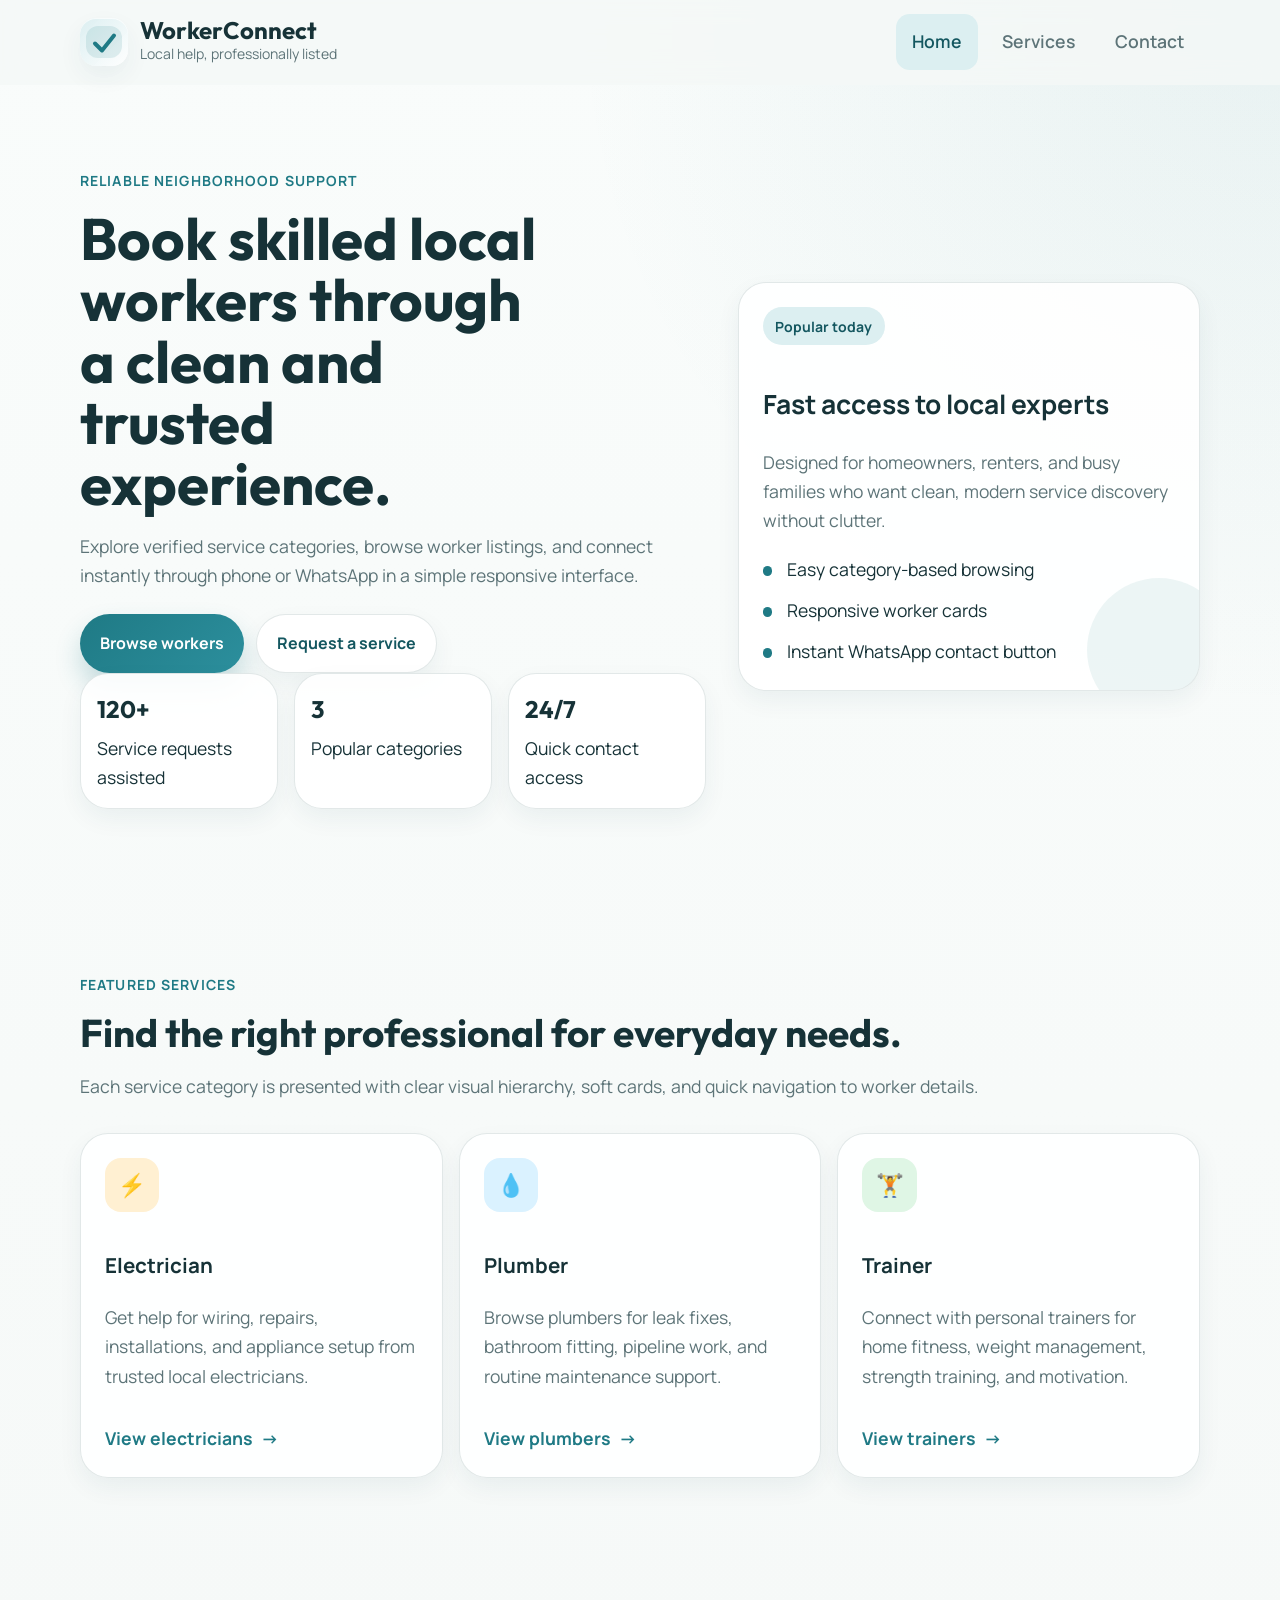
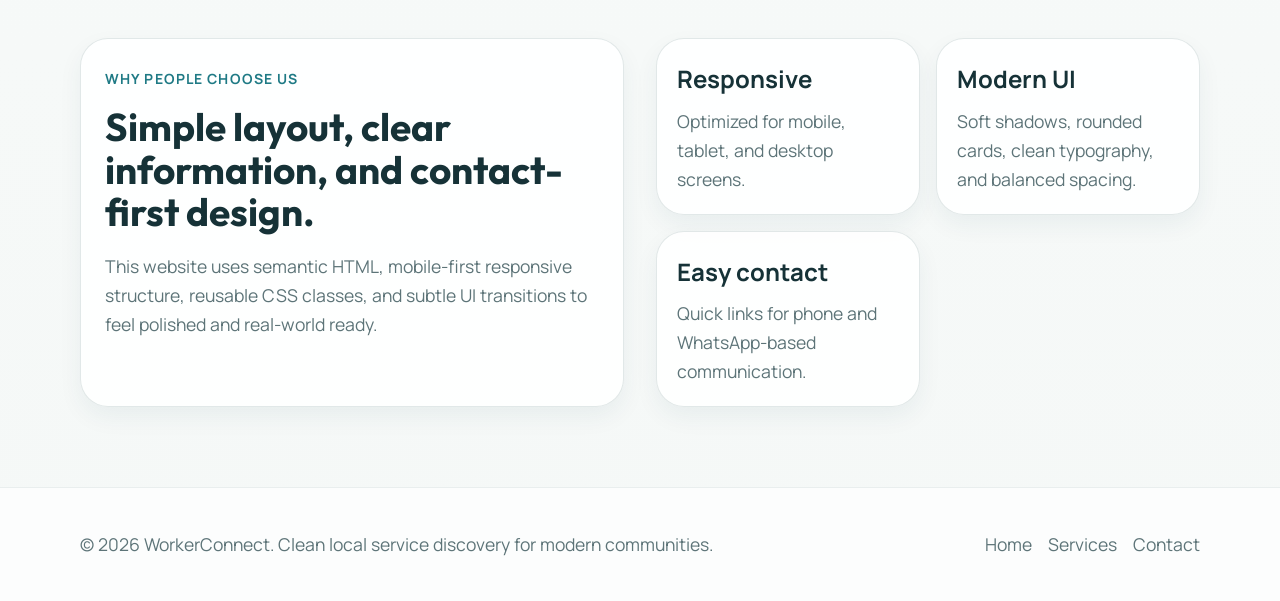
<file: index.html>
<!DOCTYPE html>
<html lang="en">
<head>
  <meta charset="UTF-8" />
  <meta name="viewport" content="width=device-width, initial-scale=1.0" />
  <title>WorkerConnect | Trusted Local Services</title>
  <meta name="description" content="Find trusted electricians, plumbers, and trainers through a clean, responsive local services website." />
  <link rel="preconnect" href="https://fonts.googleapis.com" />
  <link rel="preconnect" href="https://fonts.gstatic.com" crossorigin />
  <link href="https://fonts.googleapis.com/css2?family=Outfit:wght@400;500;600;700&family=Manrope:wght@400;500;600;700&display=swap" rel="stylesheet" />
  <link rel="stylesheet" href="styles.css" />
  <script src="script.js" defer></script>
</head>
<body data-page="home">
  <a class="skip-link" href="#main-content">Skip to content</a>

  <header class="site-header">
    <div class="container header-inner">
      <a class="brand" href="index.html" aria-label="WorkerConnect home">
        <span class="brand-mark" aria-hidden="true">
          <svg viewBox="0 0 48 48" role="img" aria-label="WorkerConnect logo">
            <rect x="6" y="8" width="36" height="32" rx="12" fill="currentColor" opacity="0.12"></rect>
            <path d="M15 25.5L22 32.5L34 17.5" fill="none" stroke="currentColor" stroke-width="4" stroke-linecap="round" stroke-linejoin="round"></path>
          </svg>
        </span>
        <span>
          <strong>WorkerConnect</strong>
          <small>Local help, professionally listed</small>
        </span>
      </a>

      <button class="menu-toggle" type="button" aria-expanded="false" aria-controls="site-nav" aria-label="Open navigation" data-menu-toggle>
        <span></span>
        <span></span>
        <span></span>
      </button>

      <nav class="site-nav" id="site-nav" aria-label="Main navigation" data-nav>
        <a href="index.html" class="is-active">Home</a>
        <a href="service.html">Services</a>
        <a href="contact.html">Contact</a>
      </nav>
    </div>
  </header>

  <main id="main-content">
    <section class="hero section">
      <div class="container hero-grid reveal-on-load">
        <div class="hero-copy">
          <span class="eyebrow">Reliable neighborhood support</span>
          <h1>Book skilled local workers through a clean and trusted experience.</h1>
          <p>Explore verified service categories, browse worker listings, and connect instantly through phone or WhatsApp in a simple responsive interface.</p>
          <div class="hero-actions">
            <a class="btn btn-primary" href="service.html">Browse workers</a>
            <a class="btn btn-secondary" href="contact.html">Request a service</a>
          </div>
          <div class="hero-stats" role="list" aria-label="Quick highlights">
            <article class="stat-card" role="listitem">
              <strong>120+</strong>
              <span>Service requests assisted</span>
            </article>
            <article class="stat-card" role="listitem">
              <strong>3</strong>
              <span>Popular categories</span>
            </article>
            <article class="stat-card" role="listitem">
              <strong>24/7</strong>
              <span>Quick contact access</span>
            </article>
          </div>
        </div>

        <div class="hero-panel">
          <div class="hero-card card floating-card">
            <span class="tag">Popular today</span>
            <h2>Fast access to local experts</h2>
            <p>Designed for homeowners, renters, and busy families who want clean, modern service discovery without clutter.</p>
            <ul class="feature-list" role="list">
              <li>Easy category-based browsing</li>
              <li>Responsive worker cards</li>
              <li>Instant WhatsApp contact button</li>
            </ul>
          </div>
        </div>
      </div>
    </section>

    <section class="section services-preview">
      <div class="container section-heading reveal-on-scroll">
        <span class="eyebrow">Featured services</span>
        <h2>Find the right professional for everyday needs.</h2>
        <p>Each service category is presented with clear visual hierarchy, soft cards, and quick navigation to worker details.</p>
      </div>

      <div class="container service-grid">
        <article class="service-card card reveal-on-scroll">
          <div class="service-icon electrician-icon" aria-hidden="true">⚡</div>
          <h3>Electrician</h3>
          <p>Get help for wiring, repairs, installations, and appliance setup from trusted local electricians.</p>
          <a href="service.html#electrician" class="text-link">View electricians</a>
        </article>

        <article class="service-card card reveal-on-scroll">
          <div class="service-icon plumber-icon" aria-hidden="true">💧</div>
          <h3>Plumber</h3>
          <p>Browse plumbers for leak fixes, bathroom fitting, pipeline work, and routine maintenance support.</p>
          <a href="service.html#plumber" class="text-link">View plumbers</a>
        </article>

        <article class="service-card card reveal-on-scroll">
          <div class="service-icon trainer-icon" aria-hidden="true">🏋️</div>
          <h3>Trainer</h3>
          <p>Connect with personal trainers for home fitness, weight management, strength training, and motivation.</p>
          <a href="service.html#trainer" class="text-link">View trainers</a>
        </article>
      </div>
    </section>

    <section class="section spotlight-section">
      <div class="container spotlight-grid">
        <article class="spotlight-card card reveal-on-scroll">
          <span class="eyebrow">Why people choose us</span>
          <h2>Simple layout, clear information, and contact-first design.</h2>
          <p>This website uses semantic HTML, mobile-first responsive structure, reusable CSS classes, and subtle UI transitions to feel polished and real-world ready.</p>
        </article>
        <article class="highlight-panel reveal-on-scroll">
          <div class="highlight-item card">
            <strong>Responsive</strong>
            <span>Optimized for mobile, tablet, and desktop screens.</span>
          </div>
          <div class="highlight-item card">
            <strong>Modern UI</strong>
            <span>Soft shadows, rounded cards, clean typography, and balanced spacing.</span>
          </div>
          <div class="highlight-item card">
            <strong>Easy contact</strong>
            <span>Quick links for phone and WhatsApp-based communication.</span>
          </div>
        </article>
      </div>
    </section>
  </main>

  <footer class="site-footer">
    <div class="container footer-inner">
      <p>© 2026 WorkerConnect. Clean local service discovery for modern communities.</p>
      <nav aria-label="Footer navigation">
        <a href="index.html">Home</a>
        <a href="service.html">Services</a>
        <a href="contact.html">Contact</a>
      </nav>
    </div>
  </footer>
</body>
</html>
</file>
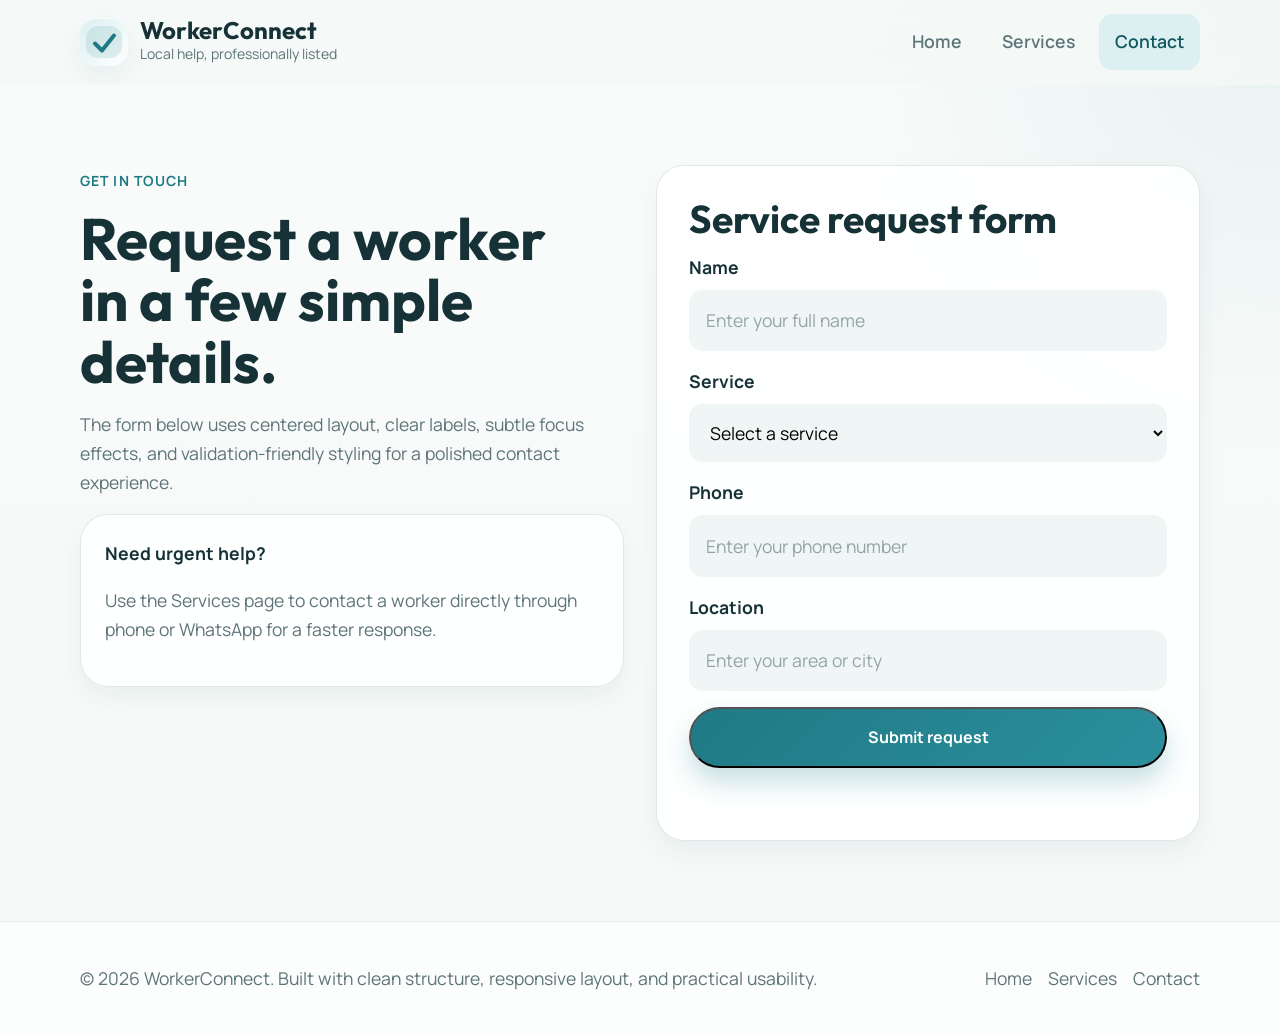
<file: contact.html>
<!DOCTYPE html>
<html lang="en">
<head>
  <meta charset="UTF-8" />
  <meta name="viewport" content="width=device-width, initial-scale=1.0" />
  <title>WorkerConnect | Contact</title>
  <meta name="description" content="Submit a service request through a clean, responsive contact form." />
  <link rel="preconnect" href="https://fonts.googleapis.com" />
  <link rel="preconnect" href="https://fonts.gstatic.com" crossorigin />
  <link href="https://fonts.googleapis.com/css2?family=Outfit:wght@400;500;600;700&family=Manrope:wght@400;500;600;700&display=swap" rel="stylesheet" />
  <link rel="stylesheet" href="styles.css" />
  <script src="script.js" defer></script>
</head>
<body data-page="contact">
  <a class="skip-link" href="#main-content">Skip to content</a>

  <header class="site-header">
    <div class="container header-inner">
      <a class="brand" href="index.html" aria-label="WorkerConnect home">
        <span class="brand-mark" aria-hidden="true">
          <svg viewBox="0 0 48 48" role="img" aria-label="WorkerConnect logo">
            <rect x="6" y="8" width="36" height="32" rx="12" fill="currentColor" opacity="0.12"></rect>
            <path d="M15 25.5L22 32.5L34 17.5" fill="none" stroke="currentColor" stroke-width="4" stroke-linecap="round" stroke-linejoin="round"></path>
          </svg>
        </span>
        <span>
          <strong>WorkerConnect</strong>
          <small>Local help, professionally listed</small>
        </span>
      </a>

      <button class="menu-toggle" type="button" aria-expanded="false" aria-controls="site-nav" aria-label="Open navigation" data-menu-toggle>
        <span></span>
        <span></span>
        <span></span>
      </button>

      <nav class="site-nav" id="site-nav" aria-label="Main navigation" data-nav>
        <a href="index.html">Home</a>
        <a href="service.html">Services</a>
        <a href="contact.html" class="is-active">Contact</a>
      </nav>
    </div>
  </header>

  <main id="main-content">
    <section class="section form-section">
      <div class="container contact-layout">
        <article class="contact-copy reveal-on-load">
          <span class="eyebrow">Get in touch</span>
          <h1>Request a worker in a few simple details.</h1>
          <p>The form below uses centered layout, clear labels, subtle focus effects, and validation-friendly styling for a polished contact experience.</p>
          <div class="contact-note card">
            <strong>Need urgent help?</strong>
            <p>Use the Services page to contact a worker directly through phone or WhatsApp for a faster response.</p>
          </div>
        </article>

        <section class="contact-form-wrap card reveal-on-scroll" aria-labelledby="contact-form-title">
          <h2 id="contact-form-title">Service request form</h2>
          <form class="contact-form" novalidate>
            <div class="form-field">
              <label for="name">Name</label>
              <input id="name" name="name" type="text" placeholder="Enter your full name" required />
              <small class="error-text">Please enter your name.</small>
            </div>

            <div class="form-field">
              <label for="service">Service</label>
              <select id="service" name="service" required>
                <option value="">Select a service</option>
                <option value="Electrician">Electrician</option>
                <option value="Plumber">Plumber</option>
                <option value="Trainer">Trainer</option>
              </select>
              <small class="error-text">Please choose a service.</small>
            </div>

            <div class="form-field">
              <label for="phone">Phone</label>
              <input id="phone" name="phone" type="tel" placeholder="Enter your phone number" pattern="[0-9]{10}" required />
              <small class="error-text">Please enter a valid 10-digit phone number.</small>
            </div>

            <div class="form-field">
              <label for="location">Location</label>
              <input id="location" name="location" type="text" placeholder="Enter your area or city" required />
              <small class="error-text">Please enter your location.</small>
            </div>

            <button class="btn btn-primary btn-block" type="submit">Submit request</button>
            <p class="form-status" role="status" aria-live="polite"></p>
          </form>
        </section>
      </div>
    </section>
  </main>

  <footer class="site-footer">
    <div class="container footer-inner">
      <p>© 2026 WorkerConnect. Built with clean structure, responsive layout, and practical usability.</p>
      <nav aria-label="Footer navigation">
        <a href="index.html">Home</a>
        <a href="service.html">Services</a>
        <a href="contact.html">Contact</a>
      </nav>
    </div>
  </footer>
</body>
</html>
</file>
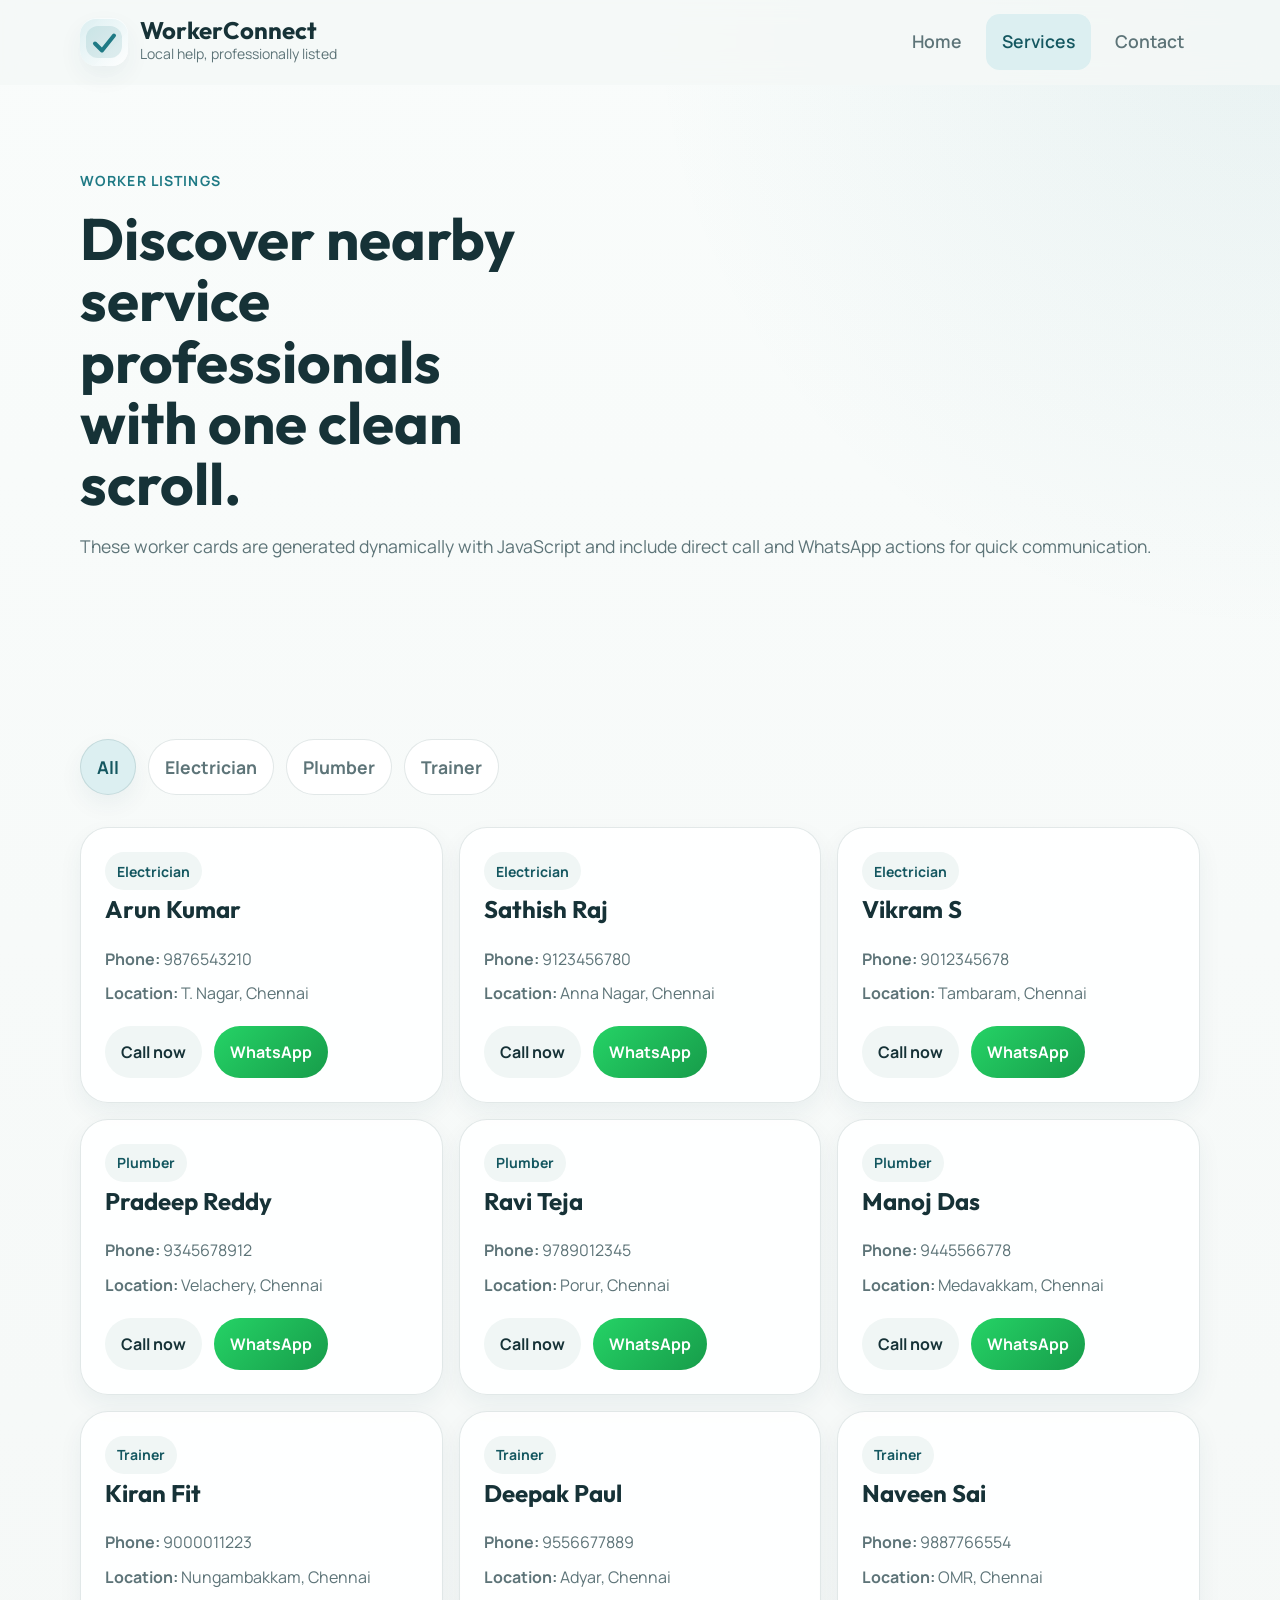
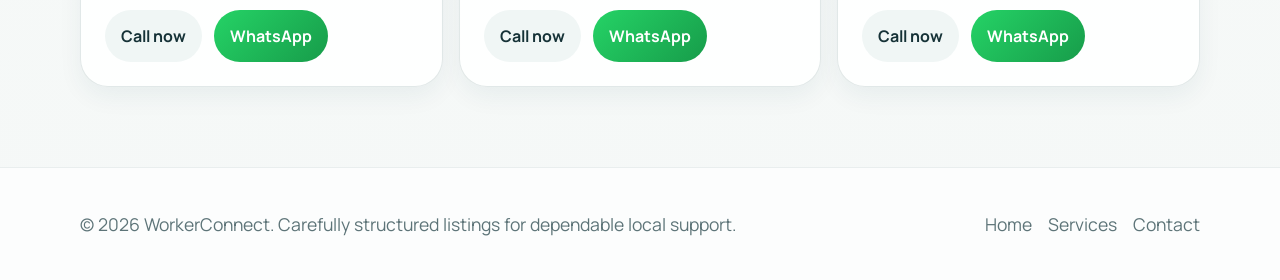
<file: service.html>
<!DOCTYPE html>
<html lang="en">
<head>
  <meta charset="UTF-8" />
  <meta name="viewport" content="width=device-width, initial-scale=1.0" />
  <title>WorkerConnect | Service Listings</title>
  <meta name="description" content="Browse worker listings for electricians, plumbers, and trainers with phone and WhatsApp contact options." />
  <link rel="preconnect" href="https://fonts.googleapis.com" />
  <link rel="preconnect" href="https://fonts.gstatic.com" crossorigin />
  <link href="https://fonts.googleapis.com/css2?family=Outfit:wght@400;500;600;700&family=Manrope:wght@400;500;600;700&display=swap" rel="stylesheet" />
  <link rel="stylesheet" href="styles.css" />
  <script src="script.js" defer></script>
</head>
<body data-page="services">
  <a class="skip-link" href="#main-content">Skip to content</a>

  <header class="site-header">
    <div class="container header-inner">
      <a class="brand" href="index.html" aria-label="WorkerConnect home">
        <span class="brand-mark" aria-hidden="true">
          <svg viewBox="0 0 48 48" role="img" aria-label="WorkerConnect logo">
            <rect x="6" y="8" width="36" height="32" rx="12" fill="currentColor" opacity="0.12"></rect>
            <path d="M15 25.5L22 32.5L34 17.5" fill="none" stroke="currentColor" stroke-width="4" stroke-linecap="round" stroke-linejoin="round"></path>
          </svg>
        </span>
        <span>
          <strong>WorkerConnect</strong>
          <small>Local help, professionally listed</small>
        </span>
      </a>

      <button class="menu-toggle" type="button" aria-expanded="false" aria-controls="site-nav" aria-label="Open navigation" data-menu-toggle>
        <span></span>
        <span></span>
        <span></span>
      </button>

      <nav class="site-nav" id="site-nav" aria-label="Main navigation" data-nav>
        <a href="index.html">Home</a>
        <a href="service.html" class="is-active">Services</a>
        <a href="contact.html">Contact</a>
      </nav>
    </div>
  </header>

  <main id="main-content">
    <section class="page-hero section">
      <div class="container reveal-on-load">
        <span class="eyebrow">Worker listings</span>
        <h1>Discover nearby service professionals with one clean scroll.</h1>
        <p>These worker cards are generated dynamically with JavaScript and include direct call and WhatsApp actions for quick communication.</p>
      </div>
    </section>

    <section class="section">
      <div class="container filters reveal-on-scroll">
        <button class="filter-chip is-active" type="button" data-filter="all">All</button>
        <button class="filter-chip" type="button" data-filter="electrician">Electrician</button>
        <button class="filter-chip" type="button" data-filter="plumber">Plumber</button>
        <button class="filter-chip" type="button" data-filter="trainer">Trainer</button>
      </div>

      <div class="container worker-grid" id="workerGrid" aria-live="polite"></div>
    </section>
  </main>

  <footer class="site-footer">
    <div class="container footer-inner">
      <p>© 2026 WorkerConnect. Carefully structured listings for dependable local support.</p>
      <nav aria-label="Footer navigation">
        <a href="index.html">Home</a>
        <a href="service.html">Services</a>
        <a href="contact.html">Contact</a>
      </nav>
    </div>
  </footer>
</body>
</html>
</file>
<file: styles.css>
/* Art direction: trusted local services marketplace → clean, modern, approachable
   Palette: soft neutral surfaces with calm teal-blue accent
   Typography: Outfit for headings + Manrope for body for a friendly but professional feel
   Density: balanced with spacious cards and clear hierarchy */

:root {
  --font-display: 'Outfit', 'Segoe UI', sans-serif;
  --font-body: 'Manrope', 'Segoe UI', sans-serif;

  --text-xs: clamp(0.75rem, 0.72rem + 0.2vw, 0.875rem);
  --text-sm: clamp(0.875rem, 0.84rem + 0.3vw, 1rem);
  --text-base: clamp(1rem, 0.96rem + 0.25vw, 1.1rem);
  --text-lg: clamp(1.125rem, 1.02rem + 0.65vw, 1.5rem);
  --text-xl: clamp(1.6rem, 1.3rem + 1.4vw, 2.5rem);
  --text-2xl: clamp(2.2rem, 1.65rem + 2.5vw, 4rem);

  --space-1: 0.25rem;
  --space-2: 0.5rem;
  --space-3: 0.75rem;
  --space-4: 1rem;
  --space-5: 1.25rem;
  --space-6: 1.5rem;
  --space-8: 2rem;
  --space-10: 2.5rem;
  --space-12: 3rem;
  --space-16: 4rem;
  --space-20: 5rem;

  --color-bg: #f5f8f7;
  --color-surface: #ffffff;
  --color-surface-2: #f0f6f5;
  --color-surface-offset: #e9f1ef;
  --color-border: rgba(16, 64, 71, 0.12);
  --color-divider: rgba(16, 64, 71, 0.08);
  --color-text: #163237;
  --color-text-muted: #5d7478;
  --color-text-faint: #91a5a8;
  --color-primary: #1f7a85;
  --color-primary-dark: #145760;
  --color-primary-soft: #dceff1;
  --color-success: #2b8a57;
  --color-shadow: 0 18px 45px rgba(24, 70, 77, 0.08);
  --color-shadow-soft: 0 10px 24px rgba(24, 70, 77, 0.06);

  --radius-sm: 0.5rem;
  --radius-md: 0.85rem;
  --radius-lg: 1.25rem;
  --radius-xl: 1.75rem;
  --radius-full: 999px;

  --transition: 200ms cubic-bezier(0.16, 1, 0.3, 1);
  --content-width: min(1120px, calc(100% - 2rem));
}

* , *::before, *::after {
  box-sizing: border-box;
}

html {
  scroll-behavior: smooth;
}

body {
  margin: 0;
  min-height: 100vh;
  font-family: var(--font-body);
  font-size: var(--text-base);
  line-height: 1.65;
  color: var(--color-text);
  background:
    radial-gradient(circle at top right, rgba(31, 122, 133, 0.08), transparent 28%),
    linear-gradient(180deg, #f9fcfb 0%, var(--color-bg) 100%);
}

img,
svg {
  display: block;
  max-width: 100%;
}

a {
  color: inherit;
  text-decoration: none;
}

button,
input,
select,
textarea {
  font: inherit;
}

button {
  cursor: pointer;
}

.skip-link {
  position: absolute;
  left: var(--space-4);
  top: -100%;
  z-index: 100;
  padding: var(--space-3) var(--space-4);
  border-radius: var(--radius-md);
  background: var(--color-primary);
  color: #fff;
}

.skip-link:focus {
  top: var(--space-4);
}

.container {
  width: var(--content-width);
  margin-inline: auto;
}

.section {
  padding-block: clamp(var(--space-12), 10vw, var(--space-20));
}

.site-header {
  position: sticky;
  top: 0;
  z-index: 40;
  border-bottom: 1px solid transparent;
  background: rgba(245, 248, 247, 0.82);
  backdrop-filter: blur(14px);
}

.site-header.is-scrolled {
  border-color: var(--color-divider);
  box-shadow: 0 6px 20px rgba(20, 48, 54, 0.05);
}

.header-inner {
  display: flex;
  align-items: center;
  justify-content: space-between;
  gap: var(--space-4);
  min-height: 4.75rem;
}

.brand {
  display: inline-flex;
  align-items: center;
  gap: var(--space-3);
  min-height: 44px;
}

.brand-mark {
  display: inline-grid;
  place-items: center;
  width: 3rem;
  height: 3rem;
  border-radius: 1rem;
  color: var(--color-primary);
  background: linear-gradient(135deg, var(--color-primary-soft), rgba(255,255,255,0.95));
  box-shadow: inset 0 1px 0 rgba(255,255,255,0.7), var(--color-shadow-soft);
}

.brand strong {
  display: block;
  font-family: var(--font-display);
  font-size: var(--text-lg);
  line-height: 1;
}

.brand small {
  display: block;
  color: var(--color-text-muted);
  font-size: var(--text-xs);
}

.menu-toggle {
  display: inline-flex;
  flex-direction: column;
  justify-content: center;
  gap: 0.3rem;
  width: 2.9rem;
  height: 2.9rem;
  padding: var(--space-2);
  border: 1px solid var(--color-border);
  border-radius: var(--radius-md);
  background: var(--color-surface);
  box-shadow: var(--color-shadow-soft);
}

.menu-toggle span {
  width: 100%;
  height: 2px;
  border-radius: var(--radius-full);
  background: var(--color-text);
  transition: transform var(--transition), opacity var(--transition);
}

.menu-toggle.is-open span:nth-child(1) {
  transform: translateY(8px) rotate(45deg);
}

.menu-toggle.is-open span:nth-child(2) {
  opacity: 0;
}

.menu-toggle.is-open span:nth-child(3) {
  transform: translateY(-8px) rotate(-45deg);
}

.site-nav {
  position: absolute;
  top: calc(100% + 0.5rem);
  left: 1rem;
  right: 1rem;
  display: grid;
  gap: var(--space-2);
  padding: var(--space-3);
  border: 1px solid var(--color-border);
  border-radius: var(--radius-lg);
  background: rgba(255, 255, 255, 0.98);
  box-shadow: var(--color-shadow);
  opacity: 0;
  visibility: hidden;
  transform: translateY(-8px);
  transition: opacity var(--transition), transform var(--transition), visibility var(--transition);
}

.site-nav.is-open {
  opacity: 1;
  visibility: visible;
  transform: translateY(0);
}

.site-nav a {
  padding: 0.85rem 1rem;
  border-radius: var(--radius-md);
  color: var(--color-text-muted);
  font-weight: 600;
}

.site-nav a:hover,
.site-nav a:focus-visible,
.site-nav a.is-active {
  color: var(--color-primary-dark);
  background: var(--color-primary-soft);
}

.hero {
  padding-top: clamp(var(--space-10), 12vw, var(--space-20));
}

.hero-grid,
.spotlight-grid,
.contact-layout {
  display: grid;
  gap: var(--space-8);
}

.eyebrow {
  display: inline-flex;
  align-items: center;
  gap: var(--space-2);
  margin-bottom: var(--space-4);
  color: var(--color-primary);
  font-size: var(--text-xs);
  font-weight: 700;
  letter-spacing: 0.08em;
  text-transform: uppercase;
}

.hero-copy h1,
.page-hero h1,
.contact-copy h1 {
  margin: 0;
  font-family: var(--font-display);
  font-size: var(--text-2xl);
  line-height: 1.05;
  max-width: 12ch;
}

.hero-copy p,
.page-hero p,
.contact-copy p,
.section-heading p,
.card p,
.highlight-item span {
  color: var(--color-text-muted);
}

.hero-actions {
  display: flex;
  flex-wrap: wrap;
  gap: var(--space-3);
  margin-top: var(--space-6);
}

.btn {
  display: inline-flex;
  align-items: center;
  justify-content: center;
  min-height: 44px;
  padding: 0.95rem 1.25rem;
  border-radius: var(--radius-full);
  font-size: var(--text-sm);
  font-weight: 700;
  transition: transform var(--transition), box-shadow var(--transition), background-color var(--transition);
}

.btn:hover,
.btn:focus-visible {
  transform: translateY(-2px);
}

.btn-primary {
  color: #fff;
  background: linear-gradient(135deg, var(--color-primary), #2c8f9d);
  box-shadow: 0 14px 26px rgba(31, 122, 133, 0.24);
}

.btn-primary:hover,
.btn-primary:focus-visible {
  background: linear-gradient(135deg, var(--color-primary-dark), var(--color-primary));
}

.btn-secondary {
  color: var(--color-primary-dark);
  background: var(--color-surface);
  border: 1px solid var(--color-border);
  box-shadow: var(--color-shadow-soft);
}

.btn-block {
  width: 100%;
}

.hero-stats,
.service-grid,
.highlight-panel,
.worker-grid {
  display: grid;
  gap: var(--space-4);
}

.stat-card,
.card,
.highlight-item,
.contact-form-wrap,
.contact-note {
  border: 1px solid var(--color-border);
  border-radius: var(--radius-xl);
  background: rgba(255,255,255,0.88);
  box-shadow: var(--color-shadow-soft);
}

.stat-card {
  padding: var(--space-4);
}

.stat-card strong {
  display: block;
  font-family: var(--font-display);
  font-size: var(--text-lg);
  margin-bottom: var(--space-1);
}

.card {
  padding: var(--space-6);
}

.floating-card {
  position: relative;
  overflow: hidden;
}

.floating-card::after {
  content: "";
  position: absolute;
  inset: auto -2rem -2rem auto;
  width: 9rem;
  height: 9rem;
  border-radius: 50%;
  background: rgba(31, 122, 133, 0.08);
}

.tag {
  display: inline-flex;
  margin-bottom: var(--space-4);
  padding: 0.45rem 0.8rem;
  border-radius: var(--radius-full);
  color: var(--color-primary-dark);
  background: var(--color-primary-soft);
  font-size: var(--text-xs);
  font-weight: 700;
}

.feature-list {
  margin: var(--space-5) 0 0;
  padding: 0;
  list-style: none;
}

.feature-list li {
  position: relative;
  padding-left: 1.5rem;
  margin-top: var(--space-3);
}

.feature-list li::before {
  content: "";
  position: absolute;
  left: 0;
  top: 0.7rem;
  width: 0.6rem;
  height: 0.6rem;
  border-radius: 50%;
  background: var(--color-primary);
}

.section-heading {
  margin-bottom: var(--space-8);
}

.section-heading h2,
.spotlight-card h2,
.contact-form-wrap h2 {
  margin: 0 0 var(--space-3);
  font-family: var(--font-display);
  font-size: var(--text-xl);
  line-height: 1.1;
}

.service-card {
  transition: transform var(--transition), box-shadow var(--transition);
}

.service-card:hover,
.service-card:focus-within {
  transform: translateY(-8px) scale(1.01);
  box-shadow: var(--color-shadow);
}

.service-icon {
  display: inline-grid;
  place-items: center;
  width: 3.4rem;
  height: 3.4rem;
  margin-bottom: var(--space-4);
  border-radius: 1rem;
  font-size: 1.4rem;
}

.electrician-icon { background: #fff0d2; }
.plumber-icon { background: #daf2ff; }
.trainer-icon { background: #dff6e5; }

.text-link {
  display: inline-flex;
  align-items: center;
  gap: var(--space-2);
  margin-top: var(--space-4);
  color: var(--color-primary);
  font-weight: 700;
}

.text-link::after {
  content: "→";
  transition: transform var(--transition);
}

.text-link:hover::after,
.text-link:focus-visible::after {
  transform: translateX(4px);
}

.highlight-panel {
  grid-template-columns: repeat(auto-fit, minmax(180px, 1fr));
}

.highlight-item {
  padding: var(--space-5);
}

.highlight-item strong {
  display: block;
  margin-bottom: var(--space-2);
  font-size: var(--text-lg);
}

.page-hero {
  padding-bottom: var(--space-6);
}

.filters {
  display: flex;
  flex-wrap: wrap;
  gap: var(--space-3);
  margin-bottom: var(--space-8);
}

.filter-chip {
  min-height: 44px;
  padding: 0.8rem 1rem;
  border: 1px solid var(--color-border);
  border-radius: var(--radius-full);
  background: var(--color-surface);
  color: var(--color-text-muted);
  font-weight: 700;
  transition: transform var(--transition), background-color var(--transition), color var(--transition), box-shadow var(--transition);
}

.filter-chip:hover,
.filter-chip:focus-visible,
.filter-chip.is-active {
  color: var(--color-primary-dark);
  background: var(--color-primary-soft);
  box-shadow: var(--color-shadow-soft);
}

.worker-grid {
  grid-template-columns: repeat(auto-fit, minmax(min(260px, 100%), 1fr));
}

.worker-card {
  opacity: 0;
  transform: translateY(18px);
  animation: fadeCard 0.55s ease forwards;
}

.worker-meta {
  display: grid;
  gap: var(--space-2);
  margin: var(--space-4) 0 var(--space-5);
  color: var(--color-text-muted);
  font-size: var(--text-sm);
}

.worker-top {
  display: flex;
  align-items: flex-start;
  justify-content: space-between;
  gap: var(--space-4);
}

.worker-top h3 {
  margin: 0;
  font-family: var(--font-display);
  font-size: var(--text-lg);
}

.worker-role {
  display: inline-flex;
  padding: 0.45rem 0.75rem;
  border-radius: var(--radius-full);
  background: var(--color-surface-2);
  color: var(--color-primary-dark);
  font-size: var(--text-xs);
  font-weight: 700;
}

.worker-actions {
  display: flex;
  flex-wrap: wrap;
  gap: var(--space-3);
}

.action-link {
  display: inline-flex;
  align-items: center;
  justify-content: center;
  min-height: 44px;
  padding: 0.8rem 1rem;
  border-radius: var(--radius-full);
  font-size: var(--text-sm);
  font-weight: 700;
}

.action-link.call {
  background: var(--color-surface-2);
  color: var(--color-text);
}

.action-link.whatsapp {
  color: #fff;
  background: linear-gradient(135deg, #25d366, #179c4a);
}

.form-section {
  min-height: calc(100vh - 9rem);
  display: grid;
  align-items: center;
}

.contact-layout {
  align-items: start;
}

.contact-form-wrap {
  max-width: 640px;
  width: 100%;
  margin-inline: auto;
  padding: clamp(var(--space-6), 5vw, var(--space-8));
}

.contact-form {
  display: grid;
  gap: var(--space-4);
}

.form-field {
  display: grid;
  gap: var(--space-2);
}

.form-field label {
  font-weight: 700;
}

.form-field input,
.form-field select {
  width: 100%;
  min-height: 3.25rem;
  padding: 0.95rem 1rem;
  border: 1px solid transparent;
  border-radius: var(--radius-md);
  background: var(--color-surface-2);
  transition: border-color var(--transition), box-shadow var(--transition), transform var(--transition);
}

.form-field input:focus,
.form-field select:focus {
  outline: none;
  border-color: rgba(31, 122, 133, 0.45);
  box-shadow: 0 0 0 4px rgba(31, 122, 133, 0.12);
  transform: translateY(-1px);
}

.form-field input::placeholder {
  color: var(--color-text-faint);
}

.form-field.invalid input,
.form-field.invalid select {
  border-color: rgba(201, 66, 66, 0.45);
  background: #fff7f7;
}

.error-text {
  display: none;
  color: #b54747;
  font-size: var(--text-xs);
}

.form-field.invalid .error-text {
  display: block;
}

.form-status {
  min-height: 1.5rem;
  margin: 0;
  font-weight: 700;
  color: var(--color-success);
}

.site-footer {
  padding-block: var(--space-6);
  border-top: 1px solid var(--color-divider);
  background: rgba(255, 255, 255, 0.72);
}

.footer-inner {
  display: flex;
  flex-direction: column;
  gap: var(--space-3);
  color: var(--color-text-muted);
}

.footer-inner nav {
  display: flex;
  flex-wrap: wrap;
  gap: var(--space-4);
}

.reveal-on-load,
.reveal-on-scroll {
  opacity: 0;
  transform: translateY(18px);
}

.reveal-on-load.is-visible,
.reveal-on-scroll.is-visible {
  opacity: 1;
  transform: translateY(0);
  transition: opacity 0.7s ease, transform 0.7s ease;
}

@keyframes fadeCard {
  to {
    opacity: 1;
    transform: translateY(0);
  }
}

@media (min-width: 768px) {
  .menu-toggle {
    display: none;
  }

  .site-nav {
    position: static;
    display: flex;
    align-items: center;
    gap: var(--space-2);
    padding: 0;
    border: 0;
    background: transparent;
    box-shadow: none;
    opacity: 1;
    visibility: visible;
    transform: none;
  }

  .hero-grid {
    grid-template-columns: minmax(0, 1.15fr) minmax(280px, 0.85fr);
    align-items: center;
  }

  .hero-stats {
    grid-template-columns: repeat(3, 1fr);
  }

  .service-grid {
    grid-template-columns: repeat(3, 1fr);
  }

  .spotlight-grid,
  .contact-layout {
    grid-template-columns: 1fr 1fr;
  }

  .footer-inner {
    flex-direction: row;
    align-items: center;
    justify-content: space-between;
  }
}

@media (min-width: 1024px) {
  .header-inner {
    min-height: 5.25rem;
  }

  .section {
    padding-block: clamp(var(--space-12), 7vw, var(--space-20));
  }

  .worker-grid {
    grid-template-columns: repeat(3, minmax(0, 1fr));
  }
}

@media (prefers-reduced-motion: reduce) {
  *, *::before, *::after {
    scroll-behavior: auto !important;
    animation-duration: 0.01ms !important;
    animation-iteration-count: 1 !important;
    transition-duration: 0.01ms !important;
  }
}
</file>
